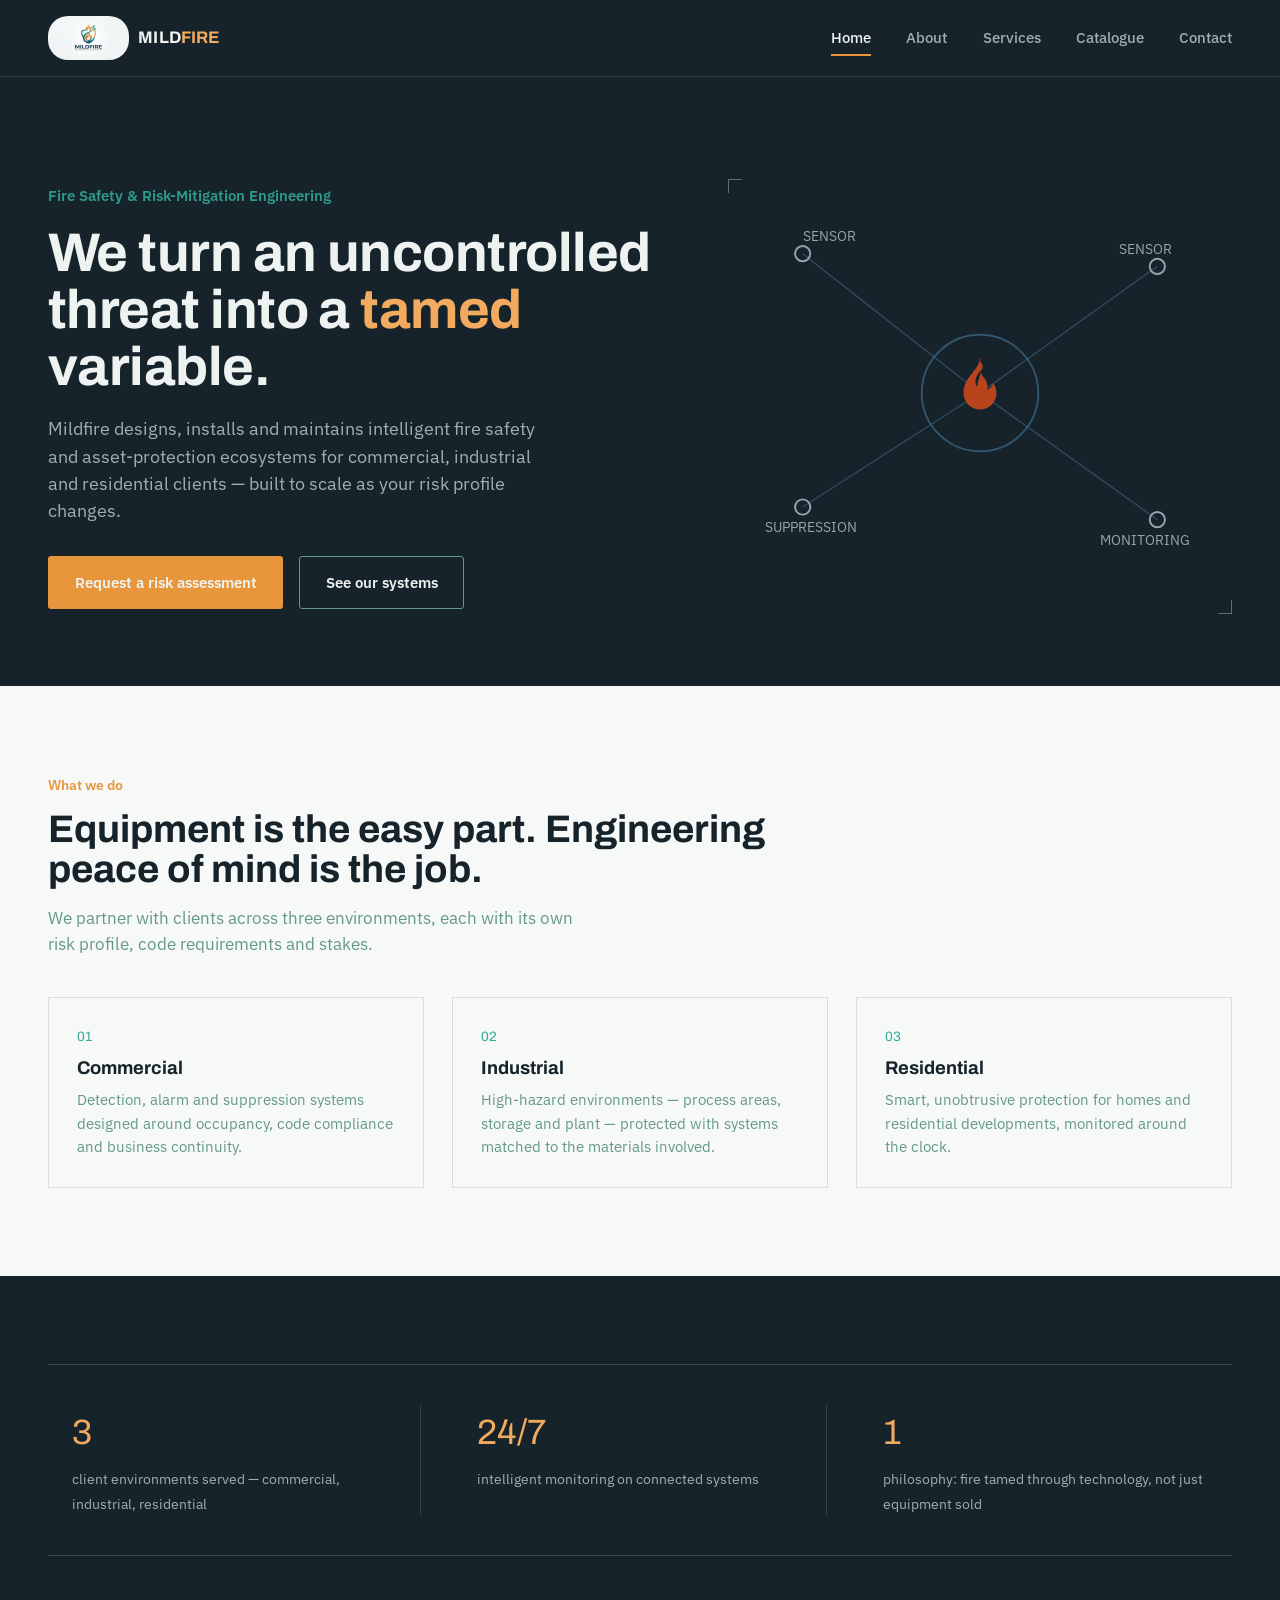
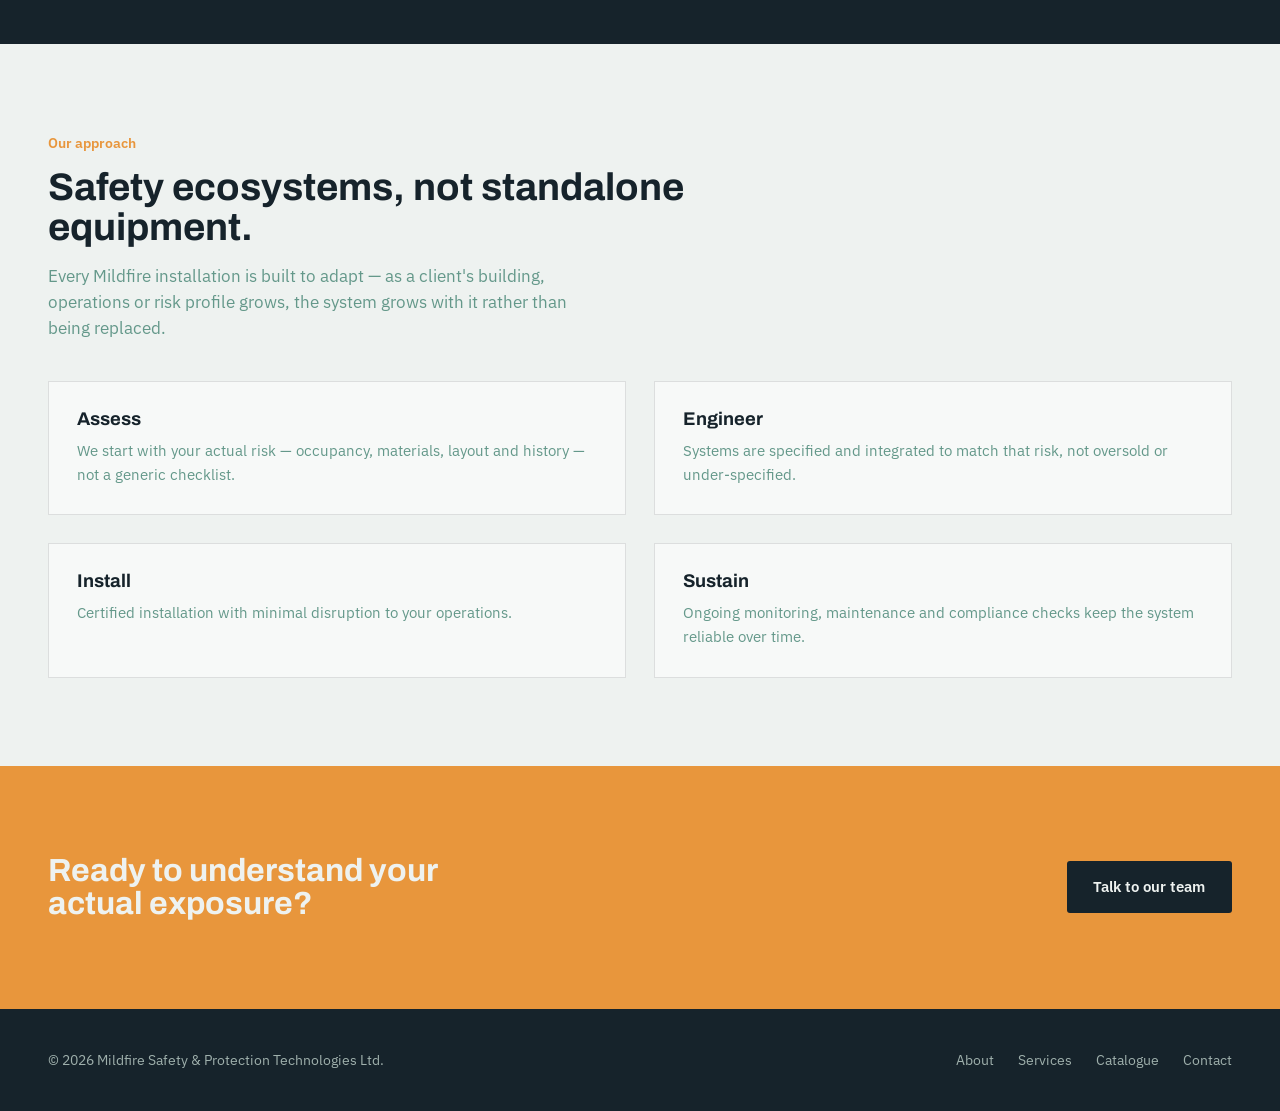
<file: index.html>
<!DOCTYPE html>
<html lang="en">
<head>
  <meta charset="UTF-8" />
  <meta name="viewport" content="width=device-width, initial-scale=1.0" />
  <title>Mildfire Safety &amp; Protection Technologies</title>
  <meta name="description" content="Mildfire engineers intelligent fire safety, asset protection and risk-mitigation systems for commercial, industrial and residential clients." />
  <link rel="preconnect" href="https://fonts.googleapis.com">
  <link rel="preconnect" href="https://fonts.gstatic.com" crossorigin>
  <link href="https://fonts.googleapis.com/css2?family=Archivo:wght@600;700;800&family=IBM+Plex+Sans:wght@400;500;600&display=swap" rel="stylesheet">
  <link rel="stylesheet" href="css/style.css" />
</head>
<body>

  <header class="site-header">
    <div class="container">
      <a href="index.html" class="brand">
        <img src="assets/logo.jpeg" alt="" class="brand-mark" />
        <span class="brand-name">MILD<span>FIRE</span></span>
      </a>
      <nav class="main-nav" aria-label="Primary">
        <ul>
          <li><a href="index.html" class="active">Home</a></li>
          <li><a href="about.html">About</a></li>
          <li><a href="services.html">Services</a></li>
          <li><a href="catalogue.html">Catalogue</a></li>
          <li><a href="contact.html">Contact</a></li>
        </ul>
      </nav>
      <button class="nav-toggle" aria-label="Toggle menu" aria-expanded="false">☰</button>
    </div>
  </header>

  <main>
    <section class="hero">
      <div class="container">
        <div>
          <p class="hero-eyebrow">Fire Safety &amp; Risk-Mitigation Engineering</p>
          <h1>We turn an uncontrolled threat into a <em>tamed</em> variable.</h1>
          <p class="lede">Mildfire designs, installs and maintains intelligent fire safety and asset-protection ecosystems for commercial, industrial and residential clients — built to scale as your risk profile changes.</p>
          <div class="hero-actions">
            <a href="contact.html" class="btn btn-primary">Request a risk assessment</a>
            <a href="services.html" class="btn btn-ghost">See our systems</a>
          </div>
        </div>
        <div class="hero-art tick-frame">
          <svg viewBox="0 0 360 300" xmlns="http://www.w3.org/2000/svg">
            <g stroke="#3E6B8A" stroke-width="1" opacity="0.6" fill="none">
              <line x1="40" y1="40" x2="180" y2="150" />
              <line x1="320" y1="50" x2="180" y2="150" />
              <line x1="40" y1="240" x2="180" y2="150" />
              <line x1="320" y1="250" x2="180" y2="150" />
            </g>
            <g fill="none" stroke="#9AA3AA" stroke-width="1.5">
              <circle cx="40" cy="40" r="6" />
              <circle cx="320" cy="50" r="6" />
              <circle cx="40" cy="240" r="6" />
              <circle cx="320" cy="250" r="6" />
            </g>
            <circle cx="180" cy="150" r="46" stroke="#3E6B8A" stroke-width="1.5" fill="none" opacity="0.7" />
            <path d="M180 122c0 10-13 15-13 28a13 13 0 0 0 26 0c0-5-2.5-7.5-2.5-7.5s-2.5 5-5 5c2.5-7.5-5-10-5-15 0 5-2.5 7.5-2.5 12.5-2.5-2.5-2.5-7.5 2.5-12.5 2.5-2.5 2.5-5-2.5-10 2.5 2.5 2.5 2.5 2.5 0z" fill="#B8441E" />
            <text x="40" y="30" fill="#9AA3AA" font-family="IBM Plex Sans" font-size="11">SENSOR</text>
            <text x="290" y="40" fill="#9AA3AA" font-family="IBM Plex Sans" font-size="11">SENSOR</text>
            <text x="10" y="260" fill="#9AA3AA" font-family="IBM Plex Sans" font-size="11">SUPPRESSION</text>
            <text x="275" y="270" fill="#9AA3AA" font-family="IBM Plex Sans" font-size="11">MONITORING</text>
          </svg>
        </div>
      </div>
    </section>

    <section>
      <div class="container">
        <p class="section-label">What we do</p>
        <h2 class="section-heading">Equipment is the easy part. Engineering peace of mind is the job.</h2>
        <p class="section-intro">We partner with clients across three environments, each with its own risk profile, code requirements and stakes.</p>
        <div class="grid grid-3">
          <div class="card">
            <span class="index">01</span>
            <h3>Commercial</h3>
            <p>Detection, alarm and suppression systems designed around occupancy, code compliance and business continuity.</p>
          </div>
          <div class="card">
            <span class="index">02</span>
            <h3>Industrial</h3>
            <p>High-hazard environments — process areas, storage and plant — protected with systems matched to the materials involved.</p>
          </div>
          <div class="card">
            <span class="index">03</span>
            <h3>Residential</h3>
            <p>Smart, unobtrusive protection for homes and residential developments, monitored around the clock.</p>
          </div>
        </div>
      </div>
    </section>

    <section class="section-dark">
      <div class="container">
        <div class="stat-row">
          <div class="stat">
            <span class="stat-figure">3</span>
            <span class="stat-label">client environments served — commercial, industrial, residential</span>
          </div>
          <div class="stat">
            <span class="stat-figure">24/7</span>
            <span class="stat-label">intelligent monitoring on connected systems</span>
          </div>
          <div class="stat">
            <span class="stat-figure">1</span>
            <span class="stat-label">philosophy: fire tamed through technology, not just equipment sold</span>
          </div>
        </div>
      </div>
    </section>

    <section class="section-alt">
      <div class="container">
        <p class="section-label">Our approach</p>
        <h2 class="section-heading">Safety ecosystems, not standalone equipment.</h2>
        <p class="section-intro">Every Mildfire installation is built to adapt — as a client's building, operations or risk profile grows, the system grows with it rather than being replaced.</p>
        <div class="grid grid-2">
          <div class="card">
            <h3>Assess</h3>
            <p>We start with your actual risk — occupancy, materials, layout and history — not a generic checklist.</p>
          </div>
          <div class="card">
            <h3>Engineer</h3>
            <p>Systems are specified and integrated to match that risk, not oversold or under-specified.</p>
          </div>
          <div class="card">
            <h3>Install</h3>
            <p>Certified installation with minimal disruption to your operations.</p>
          </div>
          <div class="card">
            <h3>Sustain</h3>
            <p>Ongoing monitoring, maintenance and compliance checks keep the system reliable over time.</p>
          </div>
        </div>
      </div>
    </section>

    <section class="cta-band">
      <div class="container">
        <h2>Ready to understand your actual exposure?</h2>
        <a href="contact.html" class="btn btn-dark">Talk to our team</a>
      </div>
    </section>
  </main>

  <footer class="site-footer">
    <div class="container">
      <span>&copy; 2026 Mildfire Safety &amp; Protection Technologies Ltd.</span>
      <ul class="footer-links">
        <li><a href="about.html">About</a></li>
        <li><a href="services.html">Services</a></li>
      <li><a href="catalogue.html">Catalogue</a></li>
        <li><a href="contact.html">Contact</a></li>
      </ul>
    </div>
  </footer>

  <script src="js/main.js"></script>
</body>
</html>
</file>
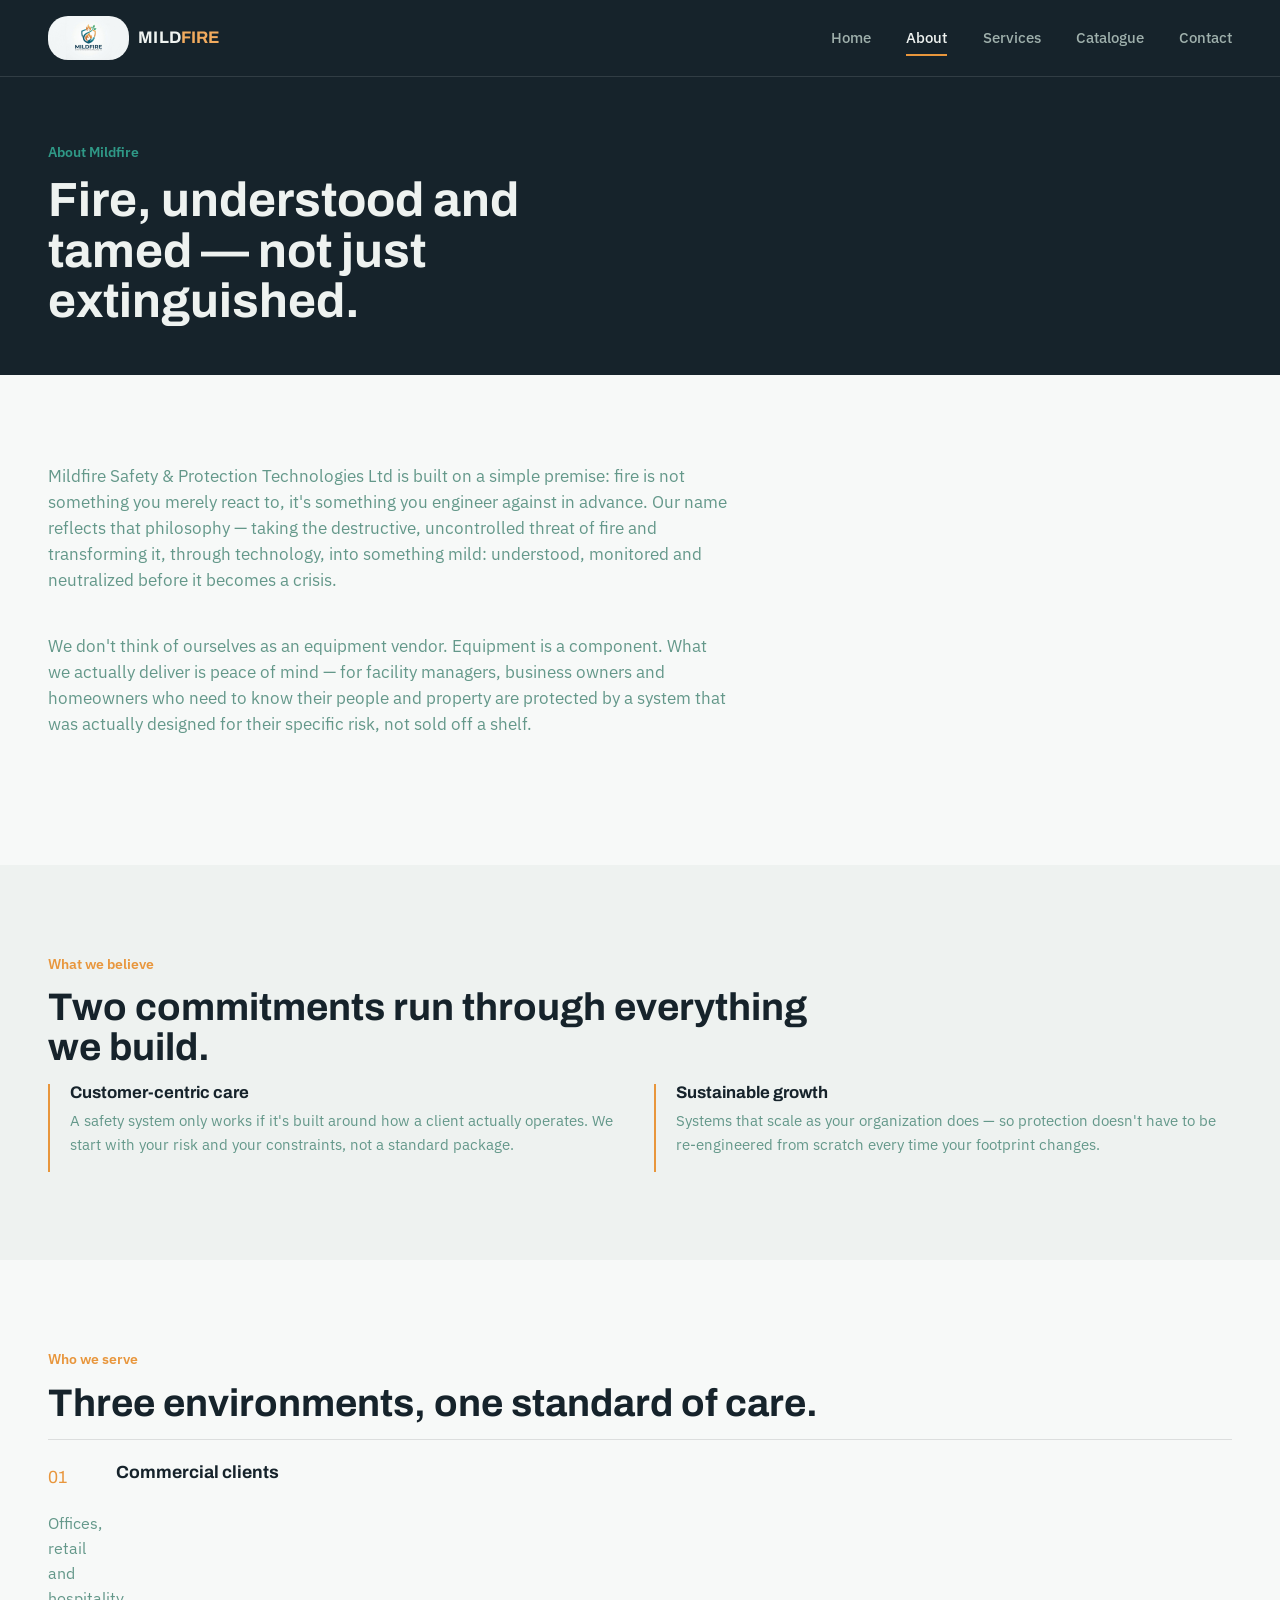
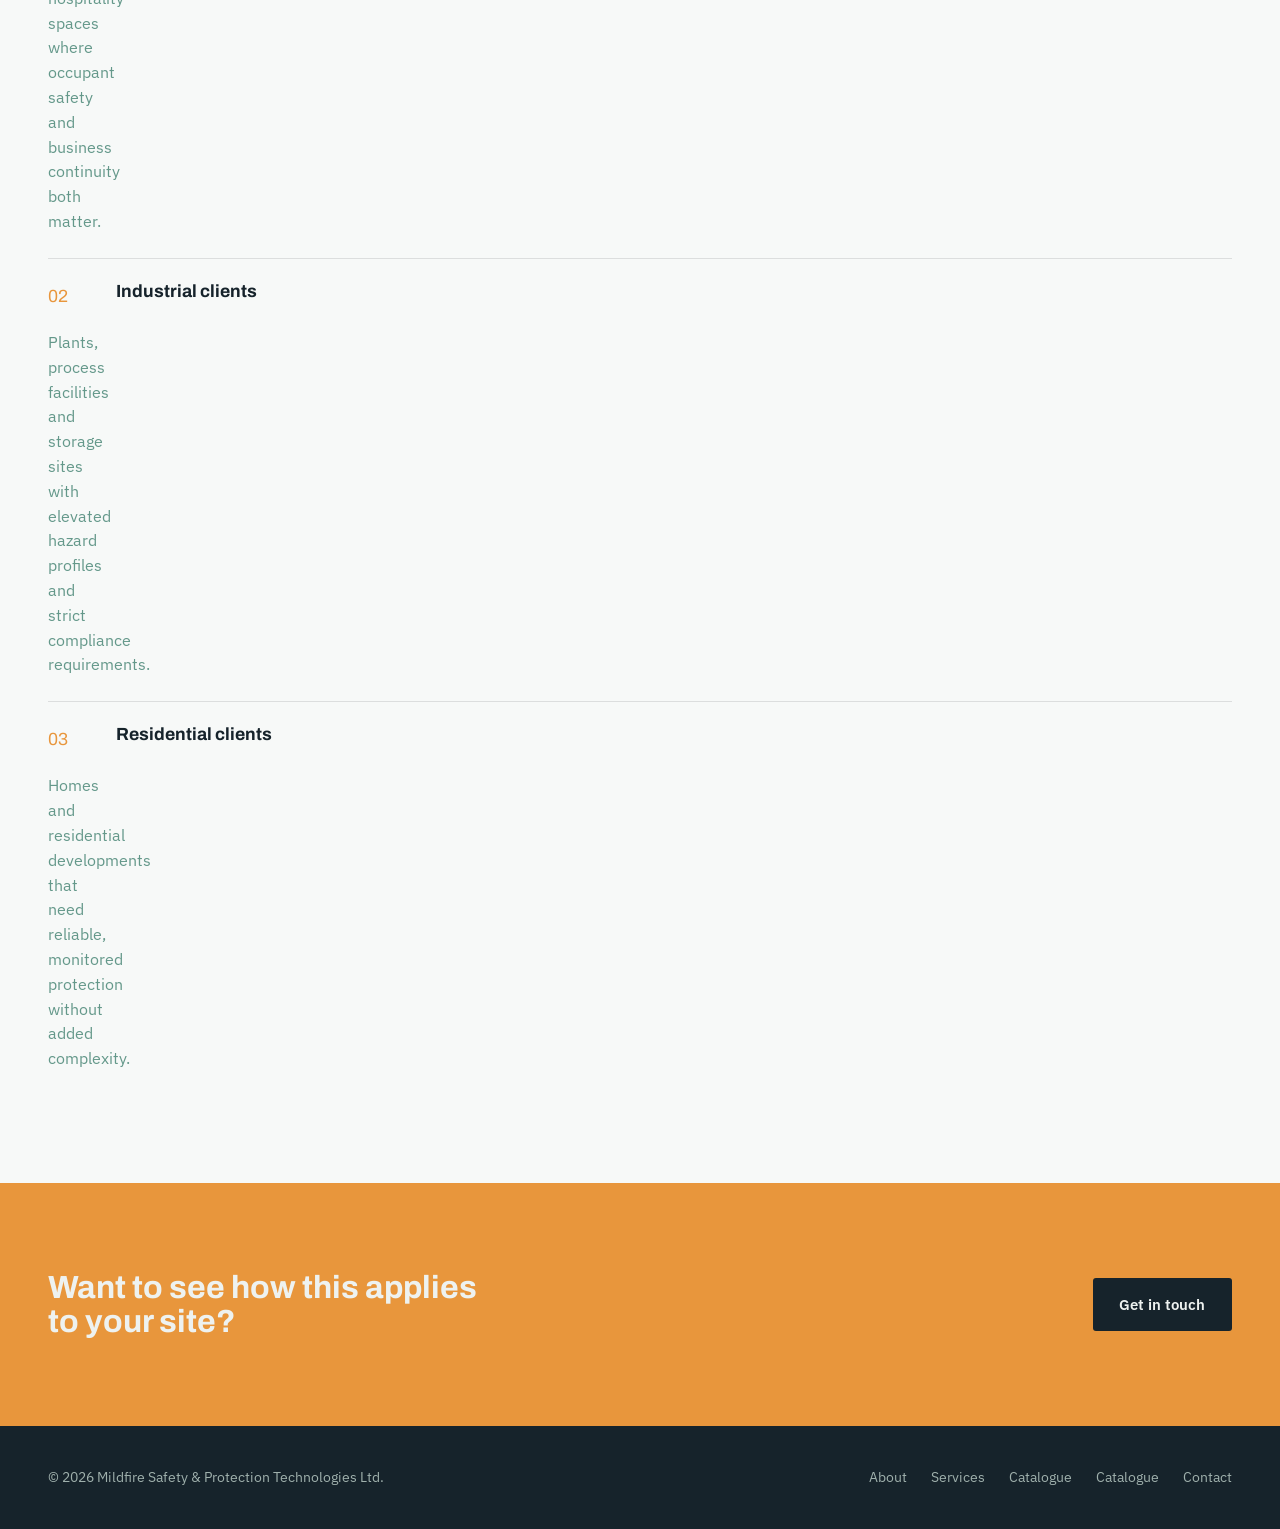
<file: about.html>
<!DOCTYPE html>
<html lang="en">
<head>
  <meta charset="UTF-8" />
  <meta name="viewport" content="width=device-width, initial-scale=1.0" />
  <title>About — Mildfire Safety &amp; Protection Technologies</title>
  <meta name="description" content="Mildfire's philosophy: transforming the destructive, uncontrolled threat of fire into a tamed, neutralized element through technology." />
  <link rel="preconnect" href="https://fonts.googleapis.com">
  <link rel="preconnect" href="https://fonts.gstatic.com" crossorigin>
  <link href="https://fonts.googleapis.com/css2?family=Archivo:wght@600;700;800&family=IBM+Plex+Sans:wght@400;500;600&display=swap" rel="stylesheet">
  <link rel="stylesheet" href="css/style.css" />
</head>
<body>

  <header class="site-header">
    <div class="container">
      <a href="index.html" class="brand">
        <img src="assets/logo.jpeg" alt="" class="brand-mark" />
        <span class="brand-name">MILD<span>FIRE</span></span>
      </a>
      <nav class="main-nav" aria-label="Primary">
        <ul>
          <li><a href="index.html">Home</a></li>
          <li><a href="about.html" class="active">About</a></li>
          <li><a href="services.html">Services</a></li>
      <li><a href="catalogue.html">Catalogue</a></li>
          <li><a href="contact.html">Contact</a></li>
        </ul>
      </nav>
      <button class="nav-toggle" aria-label="Toggle menu" aria-expanded="false">☰</button>
    </div>
  </header>

  <main>
    <div class="page-header">
      <div class="container">
        <p class="section-label">About Mildfire</p>
        <h1>Fire, understood and tamed — not just extinguished.</h1>
      </div>
    </div>

    <section>
      <div class="container">
        <p class="section-intro" style="max-width: 68ch;">
          Mildfire Safety &amp; Protection Technologies Ltd is built on a simple premise: fire is not something you merely react to, it's something you engineer against in advance. Our name reflects that philosophy — taking the destructive, uncontrolled threat of fire and transforming it, through technology, into something mild: understood, monitored and neutralized before it becomes a crisis.
        </p>
        <p class="section-intro" style="max-width: 68ch;">
          We don't think of ourselves as an equipment vendor. Equipment is a component. What we actually deliver is peace of mind — for facility managers, business owners and homeowners who need to know their people and property are protected by a system that was actually designed for their specific risk, not sold off a shelf.
        </p>
      </div>
    </section>

    <section class="section-alt">
      <div class="container">
        <p class="section-label">What we believe</p>
        <h2 class="section-heading">Two commitments run through everything we build.</h2>
        <div class="grid grid-2">
          <div class="value-item">
            <h3>Customer-centric care</h3>
            <p>A safety system only works if it's built around how a client actually operates. We start with your risk and your constraints, not a standard package.</p>
          </div>
          <div class="value-item">
            <h3>Sustainable growth</h3>
            <p>Systems that scale as your organization does — so protection doesn't have to be re-engineered from scratch every time your footprint changes.</p>
          </div>
        </div>
      </div>
    </section>

    <section>
      <div class="container">
        <p class="section-label">Who we serve</p>
        <h2 class="section-heading">Three environments, one standard of care.</h2>
        <ol class="steps">
          <li>
            <h3>Commercial clients</h3>
            <p>Offices, retail and hospitality spaces where occupant safety and business continuity both matter.</p>
          </li>
          <li>
            <h3>Industrial clients</h3>
            <p>Plants, process facilities and storage sites with elevated hazard profiles and strict compliance requirements.</p>
          </li>
          <li>
            <h3>Residential clients</h3>
            <p>Homes and residential developments that need reliable, monitored protection without added complexity.</p>
          </li>
        </ol>
      </div>
    </section>

    <section class="cta-band">
      <div class="container">
        <h2>Want to see how this applies to your site?</h2>
        <a href="contact.html" class="btn btn-dark">Get in touch</a>
      </div>
    </section>
  </main>

  <footer class="site-footer">
    <div class="container">
      <span>&copy; 2026 Mildfire Safety &amp; Protection Technologies Ltd.</span>
      <ul class="footer-links">
        <li><a href="about.html">About</a></li>
        <li><a href="services.html">Services</a></li>
      <li><a href="catalogue.html">Catalogue</a></li>
      <li><a href="catalogue.html">Catalogue</a></li>
        <li><a href="contact.html">Contact</a></li>
      </ul>
    </div>
  </footer>

  <script src="js/main.js"></script>
</body>
</html>
</file>
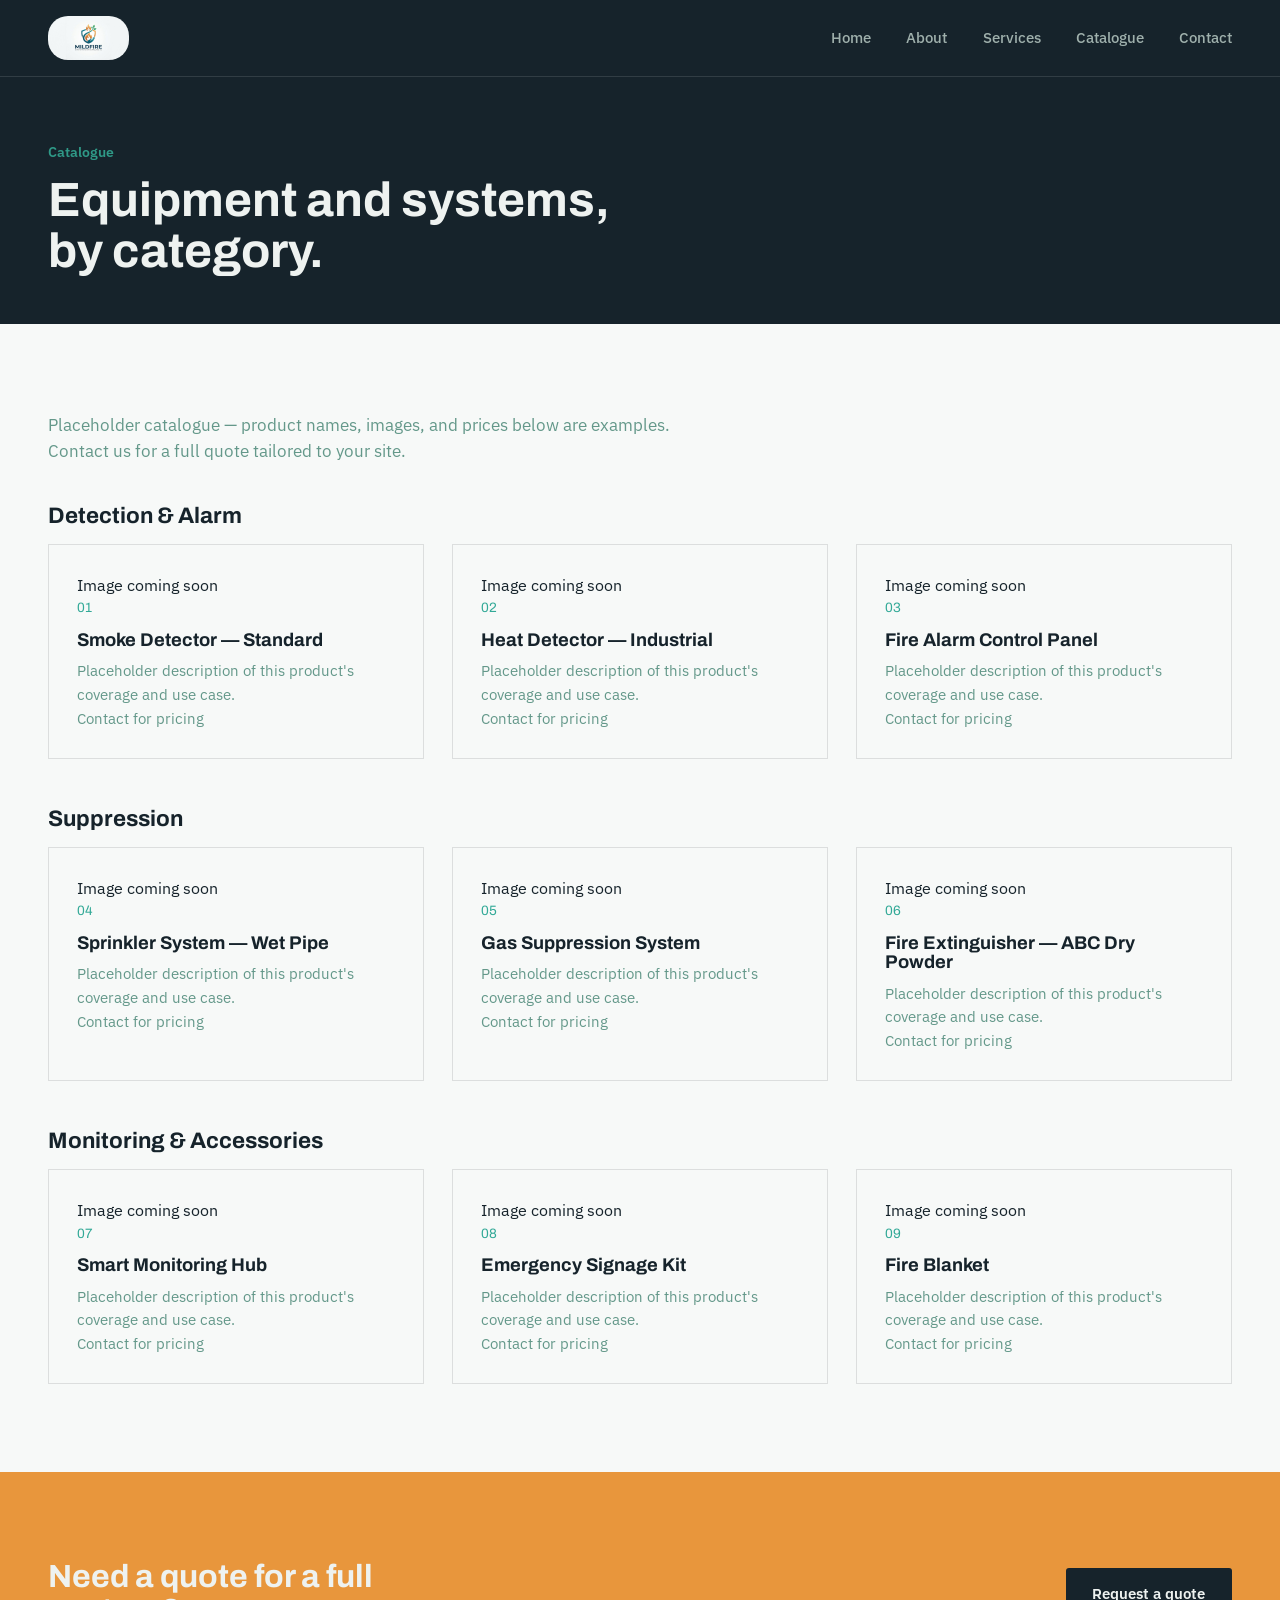
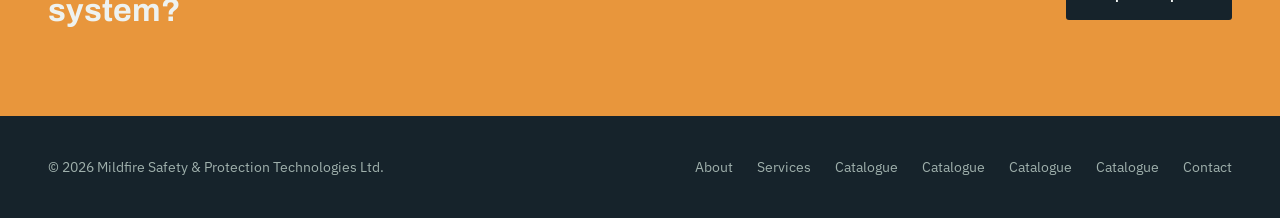
<file: catalogue.html>
<!DOCTYPE html>
<html lang="en">
<head>
  <meta charset="UTF-8" />
  <meta name="viewport" content="width=device-width, initial-scale=1.0" />
  <title>Catalogue — Mildfire Safety &amp; Protection Technologies</title>
  <meta name="description" content="Browse Mildfire's fire safety and protection equipment catalogue." />
  <link rel="preconnect" href="https://fonts.googleapis.com">
  <link rel="preconnect" href="https://fonts.gstatic.com" crossorigin>
  <link href="https://fonts.googleapis.com/css2?family=Archivo:wght@600;700;800&family=IBM+Plex+Sans:wght@400;500;600&display=swap" rel="stylesheet">
  <link rel="stylesheet" href="css/style.css" />
</head>
<body>

  <header class="site-header">
    <div class="container">
      <a href="index.html" class="brand">
        <img src="assets/logo.jpeg" alt="Mildfire logo" class="brand-mark" />
      </a>
      <nav class="main-nav" aria-label="Primary">
        <ul>
          <li><a href="index.html">Home</a></li>
          <li><a href="about.html">About</a></li>
          <li><a href="services.html">Services</a></li>
          <li><a href="catalogue.html">Catalogue</a></li>
          <li><a href="contact.html">Contact</a></li>
        </ul>
      </nav>
      <button class="nav-toggle" aria-label="Toggle menu" aria-expanded="false">☰</button>
    </div>
  </header>

  <main>
    <div class="page-header">
      <div class="container">
        <p class="section-label">Catalogue</p>
        <h1>Equipment and systems, by category.</h1>
      </div>
    </div>

    <section>
      <div class="container">
        <p class="section-intro" style="max-width: 68ch;">
          Placeholder catalogue — product names, images, and prices below are examples. Contact us for a full quote tailored to your site.
        </p>

        <h2 class="section-heading" style="margin-top: 2rem; font-size: 1.4rem;">Detection &amp; Alarm</h2>
        <div class="grid grid-3" style="margin-bottom: 3rem;">
          <div class="card">
            <div class="product-image">Image coming soon</div>
            <span class="index">01</span>
            <h3>Smoke Detector — Standard</h3>
            <p>Placeholder description of this product's coverage and use case.</p>
            <p class="product-price">Contact for pricing</p>
          </div>
          <div class="card">
            <div class="product-image">Image coming soon</div>
            <span class="index">02</span>
            <h3>Heat Detector — Industrial</h3>
            <p>Placeholder description of this product's coverage and use case.</p>
            <p class="product-price">Contact for pricing</p>
          </div>
          <div class="card">
            <div class="product-image">Image coming soon</div>
            <span class="index">03</span>
            <h3>Fire Alarm Control Panel</h3>
            <p>Placeholder description of this product's coverage and use case.</p>
            <p class="product-price">Contact for pricing</p>
          </div>
        </div>

        <h2 class="section-heading" style="font-size: 1.4rem;">Suppression</h2>
        <div class="grid grid-3" style="margin-bottom: 3rem;">
          <div class="card">
            <div class="product-image">Image coming soon</div>
            <span class="index">04</span>
            <h3>Sprinkler System — Wet Pipe</h3>
            <p>Placeholder description of this product's coverage and use case.</p>
            <p class="product-price">Contact for pricing</p>
          </div>
          <div class="card">
            <div class="product-image">Image coming soon</div>
            <span class="index">05</span>
            <h3>Gas Suppression System</h3>
            <p>Placeholder description of this product's coverage and use case.</p>
            <p class="product-price">Contact for pricing</p>
          </div>
          <div class="card">
            <div class="product-image">Image coming soon</div>
            <span class="index">06</span>
            <h3>Fire Extinguisher — ABC Dry Powder</h3>
            <p>Placeholder description of this product's coverage and use case.</p>
            <p class="product-price">Contact for pricing</p>
          </div>
        </div>

        <h2 class="section-heading" style="font-size: 1.4rem;">Monitoring &amp; Accessories</h2>
        <div class="grid grid-3">
          <div class="card">
            <div class="product-image">Image coming soon</div>
            <span class="index">07</span>
            <h3>Smart Monitoring Hub</h3>
            <p>Placeholder description of this product's coverage and use case.</p>
            <p class="product-price">Contact for pricing</p>
          </div>
          <div class="card">
            <div class="product-image">Image coming soon</div>
            <span class="index">08</span>
            <h3>Emergency Signage Kit</h3>
            <p>Placeholder description of this product's coverage and use case.</p>
            <p class="product-price">Contact for pricing</p>
          </div>
          <div class="card">
            <div class="product-image">Image coming soon</div>
            <span class="index">09</span>
            <h3>Fire Blanket</h3>
            <p>Placeholder description of this product's coverage and use case.</p>
            <p class="product-price">Contact for pricing</p>
          </div>
        </div>
      </div>
    </section>

    <section class="cta-band">
      <div class="container">
        <h2>Need a quote for a full system?</h2>
        <a href="contact.html" class="btn btn-dark">Request a quote</a>
      </div>
    </section>
  </main>

  <footer class="site-footer">
    <div class="container">
      <span>&copy; 2026 Mildfire Safety &amp; Protection Technologies Ltd.</span>
      <ul class="footer-links">
        <li><a href="about.html">About</a></li>
        <li><a href="services.html">Services</a></li>
      <li><a href="catalogue.html">Catalogue</a></li>
      <li><a href="catalogue.html">Catalogue</a></li>
      <li><a href="catalogue.html">Catalogue</a></li>
        <li><a href="catalogue.html">Catalogue</a></li>
        <li><a href="contact.html">Contact</a></li>
      </ul>
    </div>
  </footer>

  <script src="js/main.js"></script>
</body>
</html>
</file>
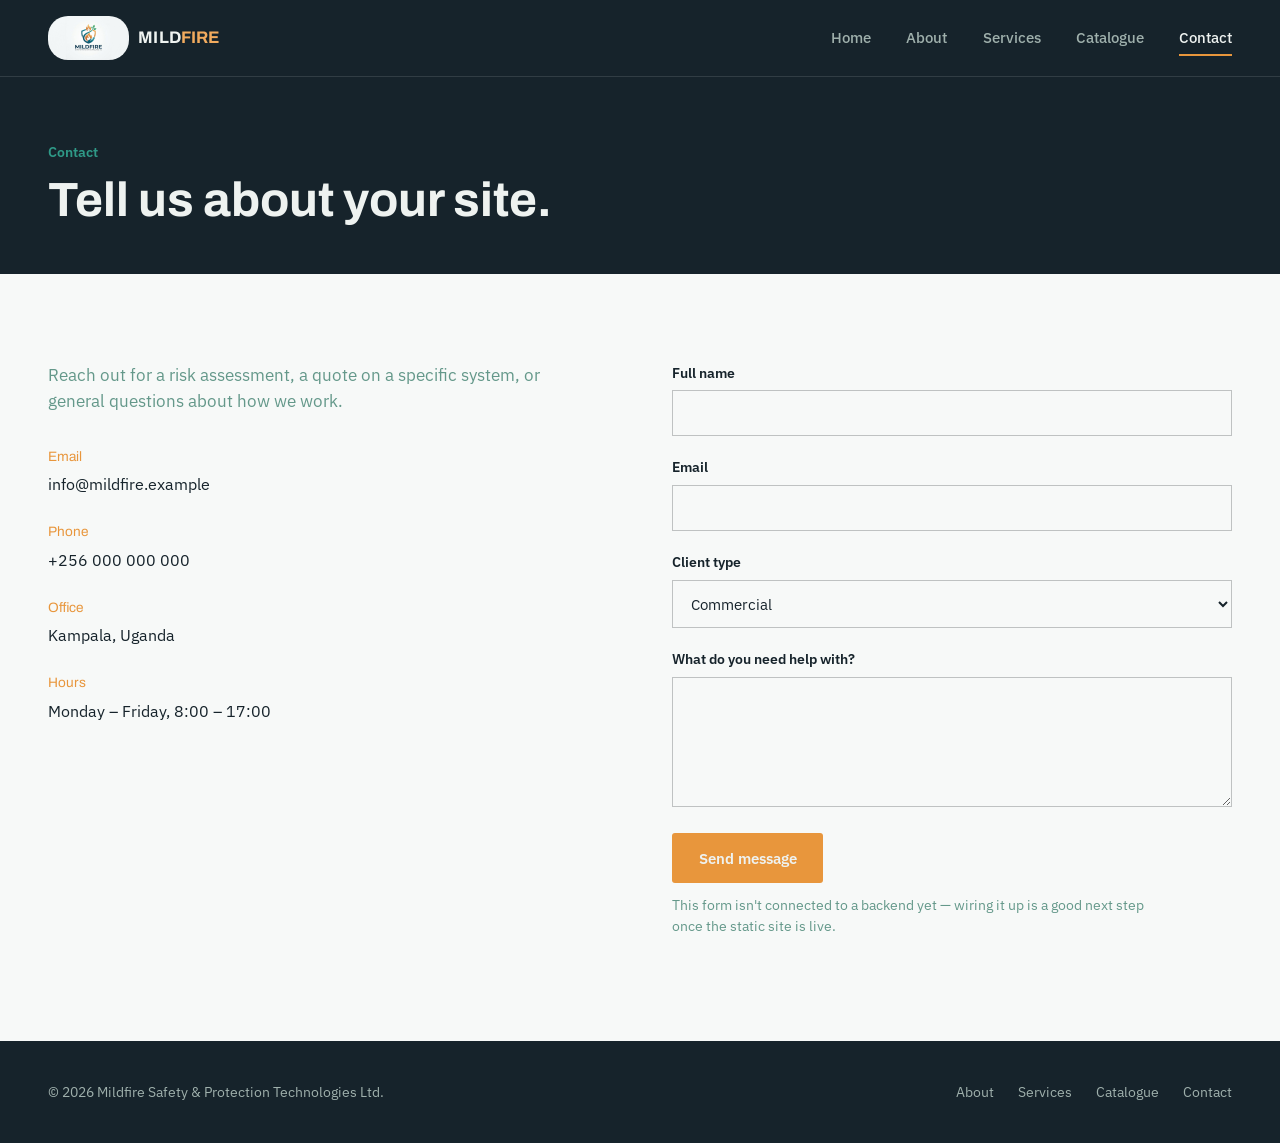
<file: contact.html>
<!DOCTYPE html>
<html lang="en">
<head>
  <meta charset="UTF-8" />
  <meta name="viewport" content="width=device-width, initial-scale=1.0" />
  <title>Contact — Mildfire Safety &amp; Protection Technologies</title>
  <meta name="description" content="Get in touch with Mildfire for a fire safety risk assessment or to discuss protection systems for your site." />
  <link rel="preconnect" href="https://fonts.googleapis.com">
  <link rel="preconnect" href="https://fonts.gstatic.com" crossorigin>
  <link href="https://fonts.googleapis.com/css2?family=Archivo:wght@600;700;800&family=IBM+Plex+Sans:wght@400;500;600&display=swap" rel="stylesheet">
  <link rel="stylesheet" href="css/style.css" />
</head>
<body>

  <header class="site-header">
    <div class="container">
      <a href="index.html" class="brand">
        <img src="assets/logo.jpeg" alt="" class="brand-mark" />
        <span class="brand-name">MILD<span>FIRE</span></span>
      </a>
      <nav class="main-nav" aria-label="Primary">
        <ul>
          <li><a href="index.html">Home</a></li>
          <li><a href="about.html">About</a></li>
          <li><a href="services.html">Services</a></li>
      <li><a href="catalogue.html">Catalogue</a></li>
          <li><a href="contact.html" class="active">Contact</a></li>
        </ul>
      </nav>
      <button class="nav-toggle" aria-label="Toggle menu" aria-expanded="false">☰</button>
    </div>
  </header>

  <main>
    <div class="page-header">
      <div class="container">
        <p class="section-label">Contact</p>
        <h1>Tell us about your site.</h1>
      </div>
    </div>

    <section>
      <div class="container contact-layout">
        <div class="contact-details">
          <p class="section-intro" style="margin-bottom: 2rem;">Reach out for a risk assessment, a quote on a specific system, or general questions about how we work.</p>
          <dl>
            <dt>Email</dt>
            <dd>info@mildfire.example</dd>
            <dt>Phone</dt>
            <dd>+256 000 000 000</dd>
            <dt>Office</dt>
            <dd>Kampala, Uganda</dd>
            <dt>Hours</dt>
            <dd>Monday – Friday, 8:00 – 17:00</dd>
          </dl>
        </div>

        <form class="contact-form" novalidate>
          <div class="form-field">
            <label for="name">Full name</label>
            <input type="text" id="name" name="name" required />
          </div>
          <div class="form-field">
            <label for="email">Email</label>
            <input type="email" id="email" name="email" required />
          </div>
          <div class="form-field">
            <label for="client-type">Client type</label>
            <select id="client-type" name="client-type">
              <option value="commercial">Commercial</option>
              <option value="industrial">Industrial</option>
              <option value="residential">Residential</option>
            </select>
          </div>
          <div class="form-field">
            <label for="message">What do you need help with?</label>
            <textarea id="message" name="message" required></textarea>
          </div>
          <button type="submit" class="btn btn-primary">Send message</button>
          <p class="form-note form-status">This form isn't connected to a backend yet — wiring it up is a good next step once the static site is live.</p>
        </form>
      </div>
    </section>
  </main>

  <footer class="site-footer">
    <div class="container">
      <span>&copy; 2026 Mildfire Safety &amp; Protection Technologies Ltd.</span>
      <ul class="footer-links">
        <li><a href="about.html">About</a></li>
        <li><a href="services.html">Services</a></li>
      <li><a href="catalogue.html">Catalogue</a></li>
        <li><a href="contact.html">Contact</a></li>
      </ul>
    </div>
  </footer>

  <script src="js/main.js"></script>
</body>
</html>
</file>
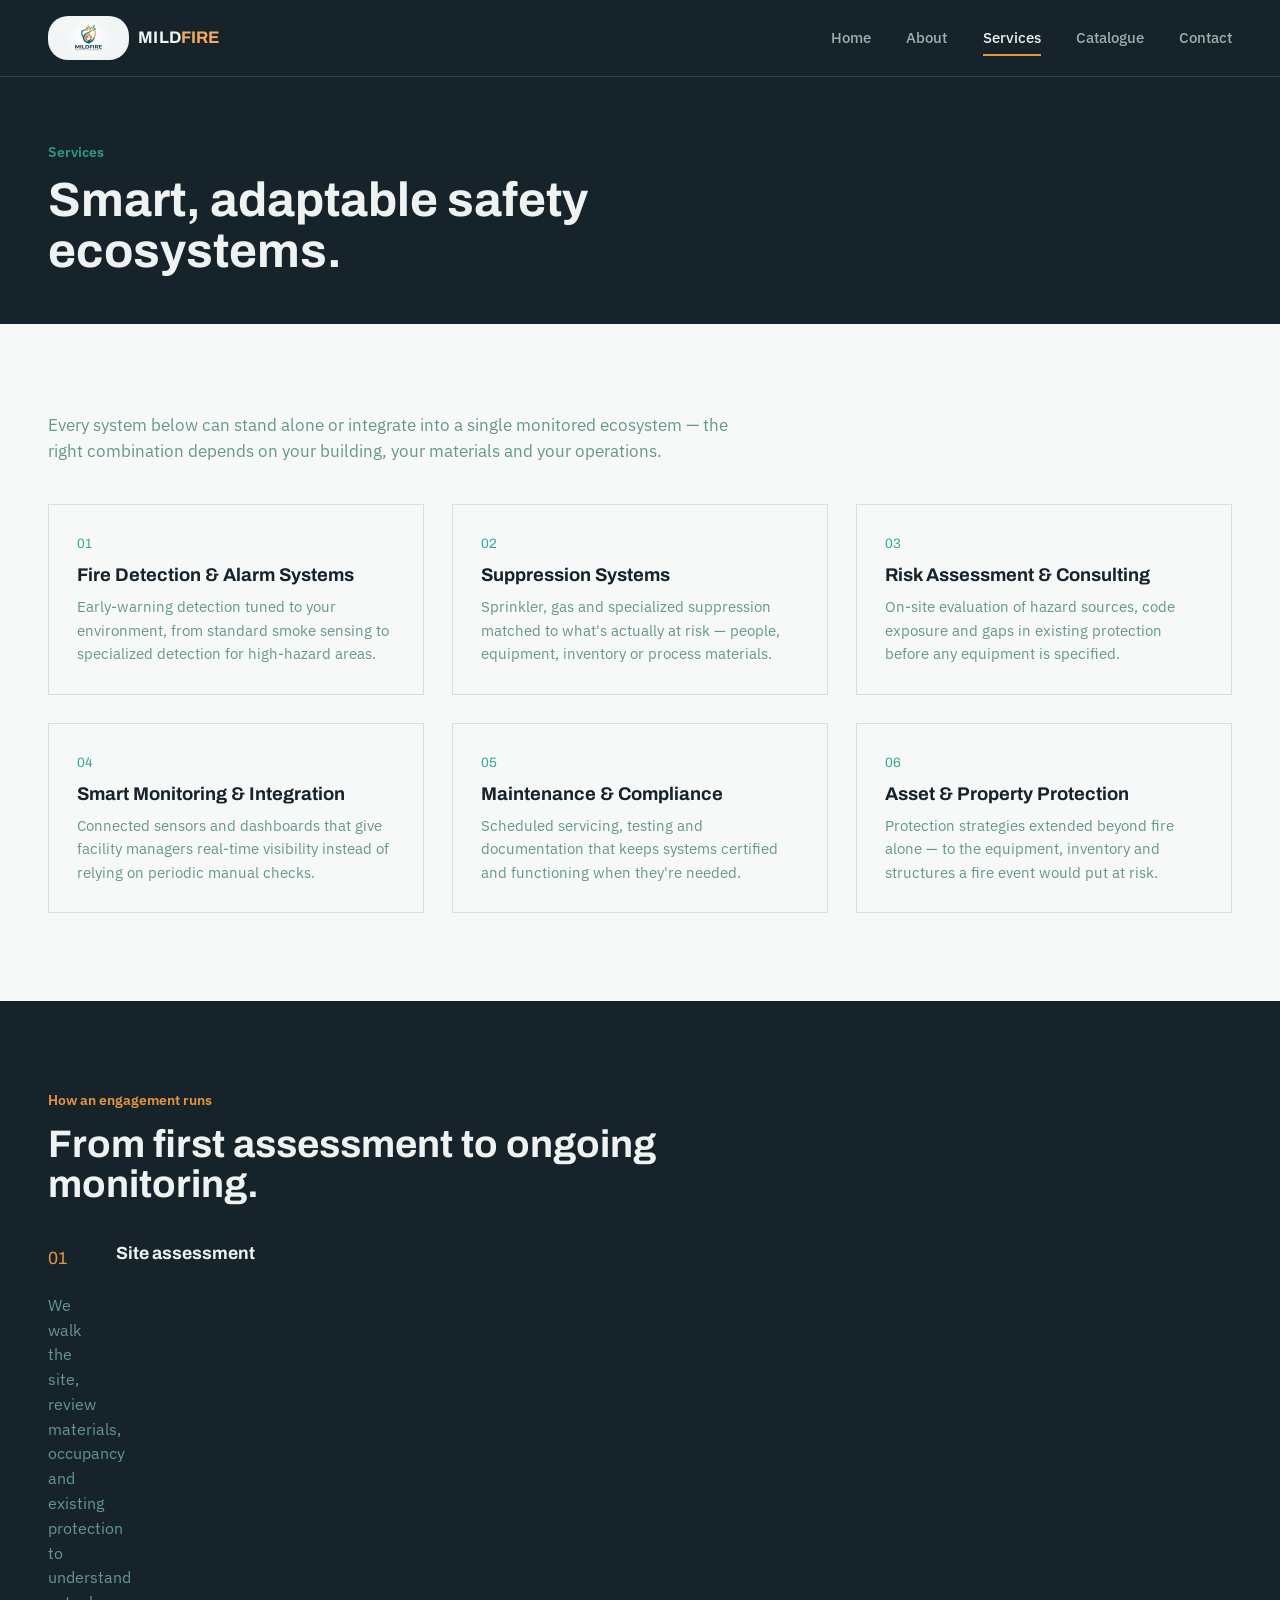
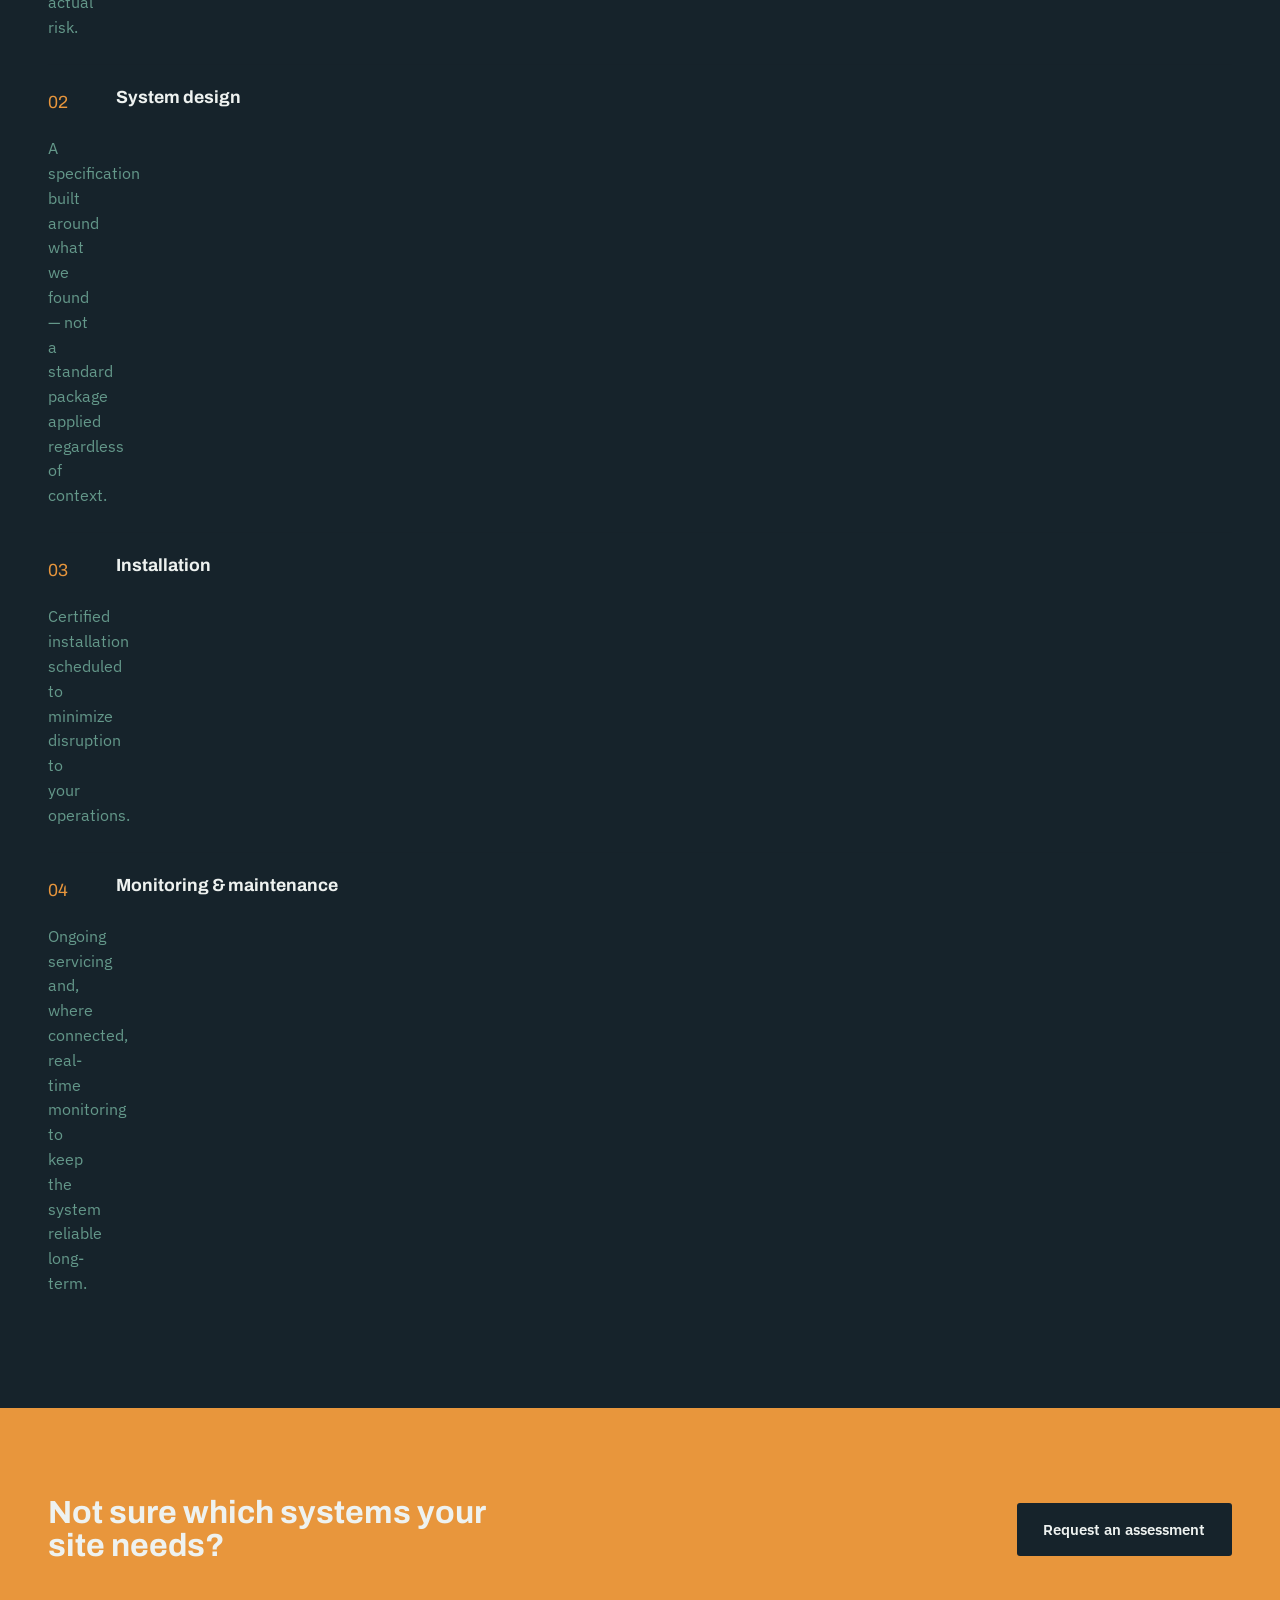
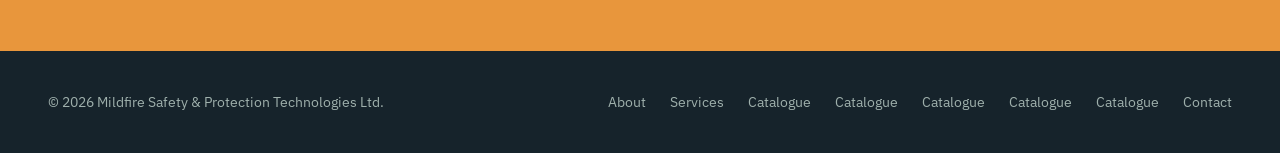
<file: services.html>
<!DOCTYPE html>
<html lang="en">
<head>
  <meta charset="UTF-8" />
  <meta name="viewport" content="width=device-width, initial-scale=1.0" />
  <title>Services — Mildfire Safety &amp; Protection Technologies</title>
  <meta name="description" content="Fire detection, suppression, risk assessment and smart monitoring systems engineered for commercial, industrial and residential clients." />
  <link rel="preconnect" href="https://fonts.googleapis.com">
  <link rel="preconnect" href="https://fonts.gstatic.com" crossorigin>
  <link href="https://fonts.googleapis.com/css2?family=Archivo:wght@600;700;800&family=IBM+Plex+Sans:wght@400;500;600&display=swap" rel="stylesheet">
  <link rel="stylesheet" href="css/style.css" />
</head>
<body>

  <header class="site-header">
    <div class="container">
      <a href="index.html" class="brand">
        <img src="assets/logo.jpeg" alt="" class="brand-mark" />
        <span class="brand-name">MILD<span>FIRE</span></span>
      </a>
      <nav class="main-nav" aria-label="Primary">
        <ul>
          <li><a href="index.html">Home</a></li>
          <li><a href="about.html">About</a></li>
          <li><a href="services.html" class="active">Services</a></li>
          <li><a href="catalogue.html">Catalogue</a></li>
          <li><a href="contact.html">Contact</a></li>
        </ul>
      </nav>
      <button class="nav-toggle" aria-label="Toggle menu" aria-expanded="false">☰</button>
    </div>
  </header>

  <main>
    <div class="page-header">
      <div class="container">
        <p class="section-label">Services</p>
        <h1>Smart, adaptable safety ecosystems.</h1>
      </div>
    </div>

    <section>
      <div class="container">
        <p class="section-intro" style="max-width: 68ch;">
          Every system below can stand alone or integrate into a single monitored ecosystem — the right combination depends on your building, your materials and your operations.
        </p>
        <div class="grid grid-3">
          <div class="card">
            <span class="index">01</span>
            <h3>Fire Detection &amp; Alarm Systems</h3>
            <p>Early-warning detection tuned to your environment, from standard smoke sensing to specialized detection for high-hazard areas.</p>
          </div>
          <div class="card">
            <span class="index">02</span>
            <h3>Suppression Systems</h3>
            <p>Sprinkler, gas and specialized suppression matched to what's actually at risk — people, equipment, inventory or process materials.</p>
          </div>
          <div class="card">
            <span class="index">03</span>
            <h3>Risk Assessment &amp; Consulting</h3>
            <p>On-site evaluation of hazard sources, code exposure and gaps in existing protection before any equipment is specified.</p>
          </div>
          <div class="card">
            <span class="index">04</span>
            <h3>Smart Monitoring &amp; Integration</h3>
            <p>Connected sensors and dashboards that give facility managers real-time visibility instead of relying on periodic manual checks.</p>
          </div>
          <div class="card">
            <span class="index">05</span>
            <h3>Maintenance &amp; Compliance</h3>
            <p>Scheduled servicing, testing and documentation that keeps systems certified and functioning when they're needed.</p>
          </div>
          <div class="card">
            <span class="index">06</span>
            <h3>Asset &amp; Property Protection</h3>
            <p>Protection strategies extended beyond fire alone — to the equipment, inventory and structures a fire event would put at risk.</p>
          </div>
        </div>
      </div>
    </section>

    <section class="section-dark">
      <div class="container">
        <p class="section-label">How an engagement runs</p>
        <h2 class="section-heading">From first assessment to ongoing monitoring.</h2>
        <ol class="steps">
          <li>
            <h3>Site assessment</h3>
            <p>We walk the site, review materials, occupancy and existing protection to understand actual risk.</p>
          </li>
          <li>
            <h3>System design</h3>
            <p>A specification built around what we found — not a standard package applied regardless of context.</p>
          </li>
          <li>
            <h3>Installation</h3>
            <p>Certified installation scheduled to minimize disruption to your operations.</p>
          </li>
          <li>
            <h3>Monitoring &amp; maintenance</h3>
            <p>Ongoing servicing and, where connected, real-time monitoring to keep the system reliable long-term.</p>
          </li>
        </ol>
      </div>
    </section>

    <section class="cta-band">
      <div class="container">
        <h2>Not sure which systems your site needs?</h2>
        <a href="contact.html" class="btn btn-dark">Request an assessment</a>
      </div>
    </section>
  </main>

  <footer class="site-footer">
    <div class="container">
      <span>&copy; 2026 Mildfire Safety &amp; Protection Technologies Ltd.</span>
      <ul class="footer-links">
        <li><a href="about.html">About</a></li>
        <li><a href="services.html">Services</a></li>
      <li><a href="catalogue.html">Catalogue</a></li>
      <li><a href="catalogue.html">Catalogue</a></li>
      <li><a href="catalogue.html">Catalogue</a></li>
      <li><a href="catalogue.html">Catalogue</a></li>
      <li><a href="catalogue.html">Catalogue</a></li>
        <li><a href="contact.html">Contact</a></li>
      </ul>
    </div>
  </footer>

  <script src="js/main.js"></script>
</body>
</html>
</file>
<file: css/style.css>
/* ==========================================================================
   Mildfire Safety & Protection Technologies — Design System
   ========================================================================== */

:root {
   --charcoal: #16232b;
  --charcoal-raised: #1e2f38;
  --steel-white: #eef2f0;
  --paper: #f7f9f8;
  --ember: #e8963c;
  --ember-bright: #f2ab5e;
  --signal: #32a997;
  --signal-bright: #2f9987;
  --ash: #9fb0ac;
  --ash-dark: #64988a;
  --ink: #16232b;

  --font-display: "Archivo", sans-serif;
  --font-body: "IBM Plex Sans", sans-serif;

  --gutter: clamp(1.25rem, 4vw, 3rem);

}

*, *::before, *::after { box-sizing: border-box; }
html { scroll-behavior: smooth; }

body {
  margin: 0;
  font-family: var(--font-body);
  background: var(--paper);
  color: var(--ink);
  line-height: 1.55;
  -webkit-font-smoothing: antialiased;
}

img { max-width: 100%; display: block; }
a { color: inherit; }

h1, h2, h3, h4 {
  font-family: var(--font-display);
  line-height: 1.05;
  margin: 0;
  font-weight: 700;
}

p { margin: 0 0 1rem; max-width: 62ch; }

.container {
  max-width: var(--max-width);
  margin: 0 auto;
  padding: 0 var(--gutter);
}

a:focus-visible, button:focus-visible, input:focus-visible, textarea:focus-visible {
  outline: 2px solid var(--signal);
  outline-offset: 3px;
}

@media (prefers-reduced-motion: reduce) {
  * { animation: none !important; transition: none !important; scroll-behavior: auto !important; }
}

/* Header / Nav */
.site-header {
  background: var(--charcoal);
  color: var(--steel-white);
  position: sticky;
  top: 0;
  z-index: 50;
  border-bottom: 1px solid rgba(154, 163, 170, 0.2);
}

.site-header .container {
  display: flex;
  align-items: center;
  justify-content: space-between;
  height: 76px;
}

.brand { display: flex; align-items: center; gap: 0.6rem; text-decoration: none; color: var(--steel-white); }
.brand-mark { width: auto; height: 44px; flex-shrink: 0; border-radius: 20px; }
.brand-name { font-family: var(--font-display); font-weight: 700; font-size: 1.05rem; letter-spacing: 0.01em; }
.brand-name span { color: var(--ember-bright); }

.main-nav ul { list-style: none; display: flex; gap: 2.2rem; margin: 0; padding: 0; }

.main-nav a {
  text-decoration: none;
  color: var(--ash);
  font-size: 0.95rem;
  font-weight: 500;
  padding: 0.4rem 0;
  border-bottom: 2px solid transparent;
  transition: color 0.15s ease, border-color 0.15s ease;
}

.main-nav a:hover, .main-nav a.active { color: var(--steel-white); border-bottom-color: var(--ember); }

.nav-toggle {
  display: none;
  background: none;
  border: 1px solid var(--ash);
  border-radius: 4px;
  color: var(--steel-white);
  padding: 0.4rem 0.6rem;
  font-size: 1rem;
}

@media (max-width: 760px) {
  .main-nav {
    display: none;
    position: absolute;
    top: 76px;
    left: 0;
    right: 0;
    background: var(--charcoal);
    border-bottom: 1px solid rgba(154, 163, 170, 0.2);
  }
  .main-nav.open { display: block; }
  .main-nav ul { flex-direction: column; gap: 0; padding: 0.5rem var(--gutter) 1.25rem; }
  .main-nav a { display: block; padding: 0.75rem 0; }
  .nav-toggle { display: inline-flex; }
}

/* Tick-mark frame */
.tick-frame { position: relative; }
.tick-frame::before, .tick-frame::after {
  content: "";
  position: absolute;
  width: 14px;
  height: 14px;
  border: 1px solid currentColor;
  opacity: 0.35;
}
.tick-frame::before { top: 0; left: 0; border-right: none; border-bottom: none; }
.tick-frame::after { bottom: 0; right: 0; border-left: none; border-top: none; }

/* Hero */
.hero {
  background: var(--charcoal);
  color: var(--steel-white);
  padding: clamp(3rem, 8vw, 6.5rem) 0 clamp(2.5rem, 6vw, 4.5rem);
  overflow: hidden;
}

.hero .container {
  display: grid;
  grid-template-columns: 1.1fr 0.9fr;
  gap: clamp(2rem, 5vw, 4rem);
  align-items: center;
}

@media (max-width: 900px) {
  .hero .container { grid-template-columns: 1fr; }
}

.hero-eyebrow { color: var(--signal-bright); font-size: 0.95rem; font-weight: 600; margin-bottom: 1rem; }
.hero h1 { font-size: clamp(2.2rem, 5vw, 3.4rem); letter-spacing: -0.01em; margin-bottom: 1.25rem; }
.hero h1 em { font-style: normal; color: var(--ember-bright); }
.hero p.lede { color: var(--ash); font-size: 1.1rem; max-width: 46ch; margin-bottom: 2rem; }
.hero-actions { display: flex; gap: 1rem; flex-wrap: wrap; }
.hero-art { color: var(--steel-white); padding: 1.5rem; }

/* Buttons */
.btn {
  display: inline-block;
  font-family: var(--font-body);
  font-weight: 600;
  font-size: 0.95rem;
  padding: 0.85rem 1.6rem;
  border-radius: 3px;
  text-decoration: none;
  border: 1px solid transparent;
  cursor: pointer;
  transition: background 0.15s ease, color 0.15s ease, border-color 0.15s ease;
}

.btn-primary { background: var(--ember); color: var(--steel-white); }
.btn-primary:hover { background: var(--ember-bright); }
.btn-ghost { background: transparent; color: var(--steel-white); border-color: var(--ash-dark); }
.btn-ghost:hover { border-color: var(--steel-white); }
.btn-dark { background: var(--charcoal); color: var(--steel-white); }
.btn-dark:hover { background: var(--charcoal-raised); }

/* Sections */
section { padding: clamp(3rem, 7vw, 5.5rem) 0; }
.section-label { font-size: 0.9rem; font-weight: 600; color: var(--ember); margin-bottom: 0.75rem; }
.section-heading { font-size: clamp(1.7rem, 3.5vw, 2.4rem); max-width: 34ch; margin-bottom: 1rem; }
.section-intro { color: var(--ash-dark); font-size: 1.05rem; max-width: 55ch; margin-bottom: 2.5rem; }
.section-alt { background: var(--steel-white); }
.section-dark { background: var(--charcoal); color: var(--steel-white); }
.section-dark .section-intro { color: var(--ash); }

.grid { display: grid; gap: 1.75rem; }
.grid-3 { grid-template-columns: repeat(3, 1fr); }
.grid-2 { grid-template-columns: repeat(2, 1fr); }

@media (max-width: 860px) {
  .grid-3, .grid-2 { grid-template-columns: 1fr; }
}

.card { padding: 1.75rem; border: 1px solid rgba(27, 31, 34, 0.12); background: var(--paper); }
.section-dark .card { border-color: rgba(238, 240, 239, 0.15); background: var(--charcoal-raised); }
.card .index { font-family: var(--font-display); font-size: 0.85rem; color: var(--signal); margin-bottom: 0.75rem; display: block; }
.card h3 { font-size: 1.15rem; margin-bottom: 0.6rem; }
.card p { color: var(--ash-dark); font-size: 0.95rem; margin-bottom: 0; }
.section-dark .card p { color: var(--ash); }

/* Stat row */
.stat-row {
  display: grid;
  grid-template-columns: repeat(3, 1fr);
  gap: 2rem;
  border-top: 1px solid rgba(154, 163, 170, 0.25);
  border-bottom: 1px solid rgba(154, 163, 170, 0.25);
  padding: 2.5rem 0;
}

@media (max-width: 700px) {
  .stat-row { grid-template-columns: 1fr; gap: 1.5rem; }
}

.stat { padding: 0 1.5rem; }
.stat:not(:last-child) { border-right: 1px solid rgba(154, 163, 170, 0.25); }

@media (max-width: 700px) {
  .stat:not(:last-child) { border-right: none; border-bottom: 1px solid rgba(154, 163, 170, 0.25); padding-bottom: 1.5rem; }
}

.stat-figure { font-family: var(--font-display); font-size: 2.2rem; color: var(--ember-bright); display: block; margin-bottom: 0.4rem; }
.stat-label { color: var(--ash); font-size: 0.9rem; }

/* Page header */
.page-header { background: var(--charcoal); color: var(--steel-white); padding: clamp(2.5rem, 6vw, 4rem) 0 clamp(2rem, 4vw, 3rem); }
.page-header .section-label { color: var(--signal-bright); }
.page-header h1 { font-size: clamp(2rem, 4.5vw, 3rem); max-width: 20ch; }

/* Steps */
.steps { list-style: none; margin: 0; padding: 0; counter-reset: step; }
.steps li {
  counter-increment: step;
  display: grid;
  grid-template-columns: 3rem 1fr;
  gap: 1.25rem;
  padding: 1.5rem 0;
  border-top: 1px solid rgba(27, 31, 34, 0.12);
}
.steps li::before { content: counter(step, decimal-leading-zero); font-family: var(--font-display); font-size: 1.1rem; color: var(--ember); }
.steps li h3 { font-size: 1.1rem; margin-bottom: 0.4rem; }
.steps li p { color: var(--ash-dark); margin-bottom: 0; }

/* Values */
.value-item { border-left: 2px solid var(--ember); padding-left: 1.25rem; }
.value-item h3 { font-size: 1.05rem; margin-bottom: 0.5rem; }
.value-item p { color: var(--ash-dark); font-size: 0.95rem; }

/* CTA band */
.cta-band { background: var(--ember); color: var(--steel-white); text-align: left; }
.cta-band .container { display: flex; align-items: center; justify-content: space-between; gap: 2rem; flex-wrap: wrap; }
.cta-band h2 { font-size: clamp(1.5rem, 3vw, 2rem); max-width: 24ch; }
.cta-band .btn-dark { flex-shrink: 0; }

/* Contact page */
.contact-layout { display: grid; grid-template-columns: 1fr 1fr; gap: clamp(2rem, 5vw, 4rem); }

@media (max-width: 860px) {
  .contact-layout { grid-template-columns: 1fr; }
}

.contact-details dl { margin: 0; }
.contact-details dt { font-family: var(--font-display); font-size: 0.85rem; color: var(--ember); margin-top: 1.5rem; }
.contact-details dt:first-child { margin-top: 0; }
.contact-details dd { margin: 0.35rem 0 0; color: var(--ink); }

.form-field { margin-bottom: 1.25rem; }
.form-field label { display: block; font-size: 0.9rem; font-weight: 600; margin-bottom: 0.4rem; }

.form-field input, .form-field select, .form-field textarea {
  width: 100%;
  padding: 0.75rem 0.9rem;
  border: 1px solid rgba(27, 31, 34, 0.25);
  background: var(--paper);
  font-family: var(--font-body);
  font-size: 0.95rem;
  color: var(--ink);
}

.form-field textarea { min-height: 130px; resize: vertical; }
.form-note { font-size: 0.85rem; color: var(--ash-dark); margin-top: 0.75rem; }

/* Footer */
.site-footer { background: var(--charcoal); color: var(--ash); padding: 2.5rem 0; font-size: 0.9rem; }
.site-footer .container { display: flex; justify-content: space-between; align-items: center; flex-wrap: wrap; gap: 1rem; }
.site-footer a { color: var(--ash); text-decoration: none; }
.site-footer a:hover { color: var(--steel-white); }
.footer-links { display: flex; gap: 1.5rem; list-style: none; margin: 0; padding: 0; }
</file>
